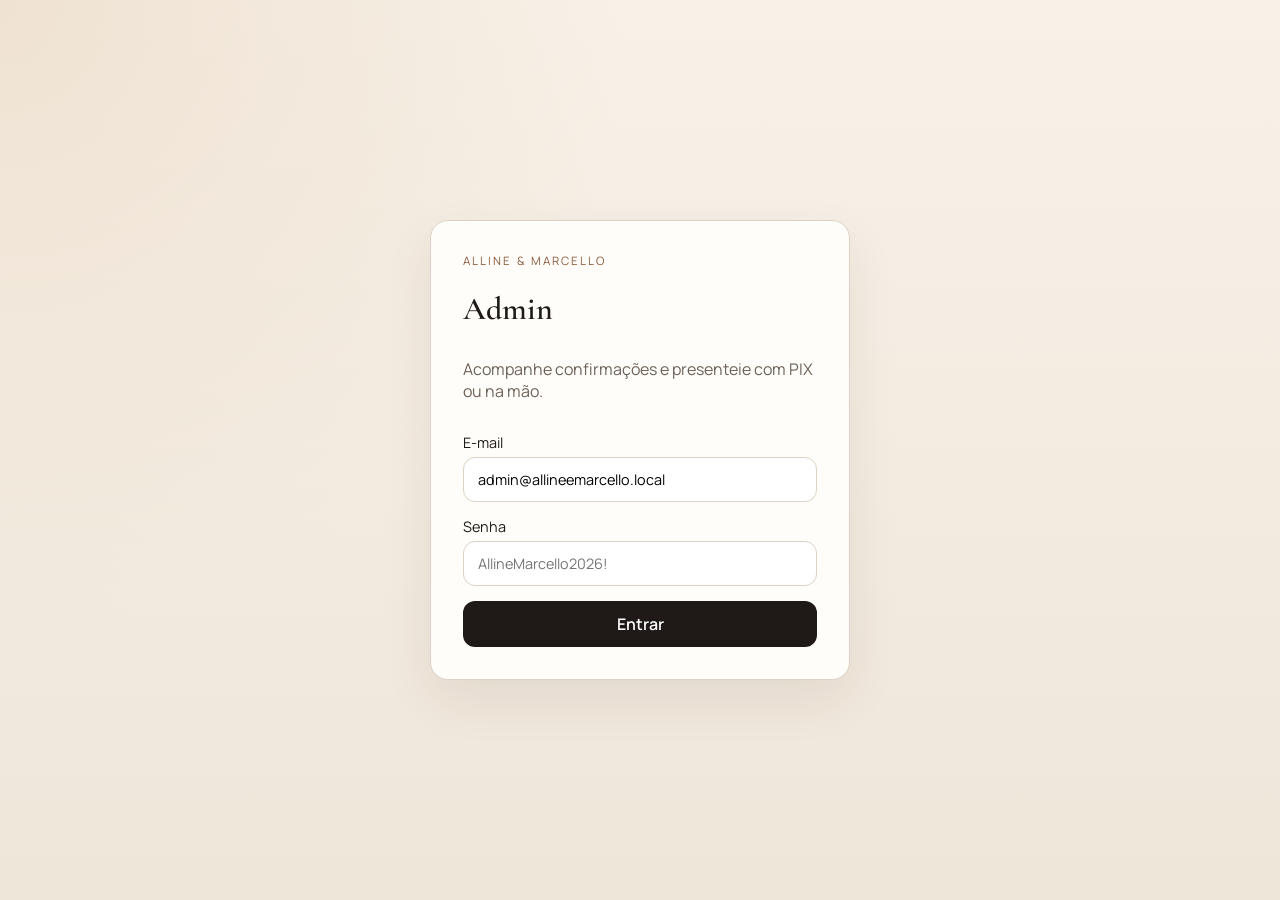
<file: admin/index.html>
<!DOCTYPE html>
<html lang="pt-BR">
<head>
  <meta charset="UTF-8">
  <meta name="viewport" content="width=device-width, initial-scale=1.0">
  <title>Admin · Alline & Marcello</title>
  <link rel="preconnect" href="https://fonts.googleapis.com">
  <link href="https://fonts.googleapis.com/css2?family=Cormorant+Garamond:wght@400;600&family=Manrope:wght@400;500;600;700&display=swap" rel="stylesheet">
  <link rel="stylesheet" href="admin.css">
</head>
<body>
  <div id="loginView" class="login-view is-active">
    <form id="loginForm" class="login-card">
      <p class="eyebrow">Alline & Marcello</p>
      <h1>Admin</h1>
      <p class="muted">Acompanhe confirmações e presenteie com PIX ou na mão.</p>
      <label>E-mail
        <input type="email" id="email" value="admin@allineemarcello.local" required>
      </label>
      <label>Senha
        <input type="password" id="password" required placeholder="AllineMarcello2026!">
      </label>
      <button type="submit">Entrar</button>
      <p id="loginError" class="error" hidden></p>
    </form>
  </div>

  <div id="appView" class="app-view">
    <header class="topbar">
      <div>
        <p class="eyebrow">Painel</p>
        <h1>Alline & Marcello</h1>
      </div>
      <button id="logoutBtn" class="ghost">Sair</button>
    </header>

    <section class="stats" id="stats"></section>

    <nav class="tabs">
      <button data-tab="confirmations" class="active">Confirmações</button>
      <button data-tab="guests">Convidados</button>
      <button data-tab="gifts">Presentes</button>
      <button data-tab="claims">Escolhas</button>
    </nav>

    <section class="panel" data-panel="confirmations">
      <div class="table-wrap">
        <table>
          <thead>
            <tr><th>Nome</th><th>Status</th><th>Quando</th></tr>
          </thead>
          <tbody id="confirmationsBody"></tbody>
        </table>
      </div>
    </section>

    <section class="panel" data-panel="guests" hidden>
      <form id="guestForm" class="inline-form">
        <input type="text" id="guestName" placeholder="Novo convidado" required>
        <button type="submit">Adicionar</button>
      </form>
      <div class="table-wrap">
        <table>
          <thead>
            <tr><th>Nome</th><th>RSVP</th><th></th></tr>
          </thead>
          <tbody id="guestsBody"></tbody>
        </table>
      </div>
    </section>

    <section class="panel" data-panel="gifts" hidden>
      <form id="giftForm" class="gift-form">
        <h2>Novo presente</h2>
        <div class="grid-2">
          <label>Nome<input type="text" id="giftName" required></label>
          <label>Valor (R$)<input type="number" id="giftPrice" min="1" step="0.01" required></label>
          <label>Imagem (caminho)<input type="text" id="giftImage" placeholder="img/sofa.png"></label>
          <label>Quantas pessoas podem presentear?<input type="number" id="giftMax" min="1" value="1" required></label>
        </div>
        <label>Detalhes<textarea id="giftDetails" rows="2"></textarea></label>
        <fieldset class="delivery">
          <legend>Como o convidado presenteia?</legend>
          <label class="radio"><input type="radio" name="delivery_mode" value="pix" checked> PIX (copiar código com valor)</label>
          <label class="radio"><input type="radio" name="delivery_mode" value="mao"> Entregar na mão do casal</label>
        </fieldset>
        <p class="muted">Chave PIX: <strong>marcellol177@gmail.com</strong>. Ao atingir a meta de pessoas, o presente fica cinza e indisponível.</p>
        <button type="submit">Salvar presente</button>
      </form>

      <div id="giftsList" class="gifts-list"></div>
    </section>

    <section class="panel" data-panel="claims" hidden>
      <div class="table-wrap">
        <table>
          <thead>
            <tr><th>Presente</th><th>Convidado</th><th>Modo</th><th>Valor</th><th>Quando</th></tr>
          </thead>
          <tbody id="claimsBody"></tbody>
        </table>
      </div>
    </section>
  </div>

  <div id="pixModal" class="modal" aria-hidden="true">
    <div class="modal-card">
      <button class="close" id="closePix" type="button" aria-label="Fechar">&times;</button>
      <h3 id="pixTitle">PIX</h3>
      <p id="pixAmount" class="pix-amount"></p>
      <p class="muted">Chave: marcellol177@gmail.com</p>
      <textarea id="pixPayload" readonly></textarea>
      <button id="copyPix" type="button">Copiar código PIX</button>
    </div>
  </div>

  <script src="admin.js"></script>
</body>
</html>
</file>
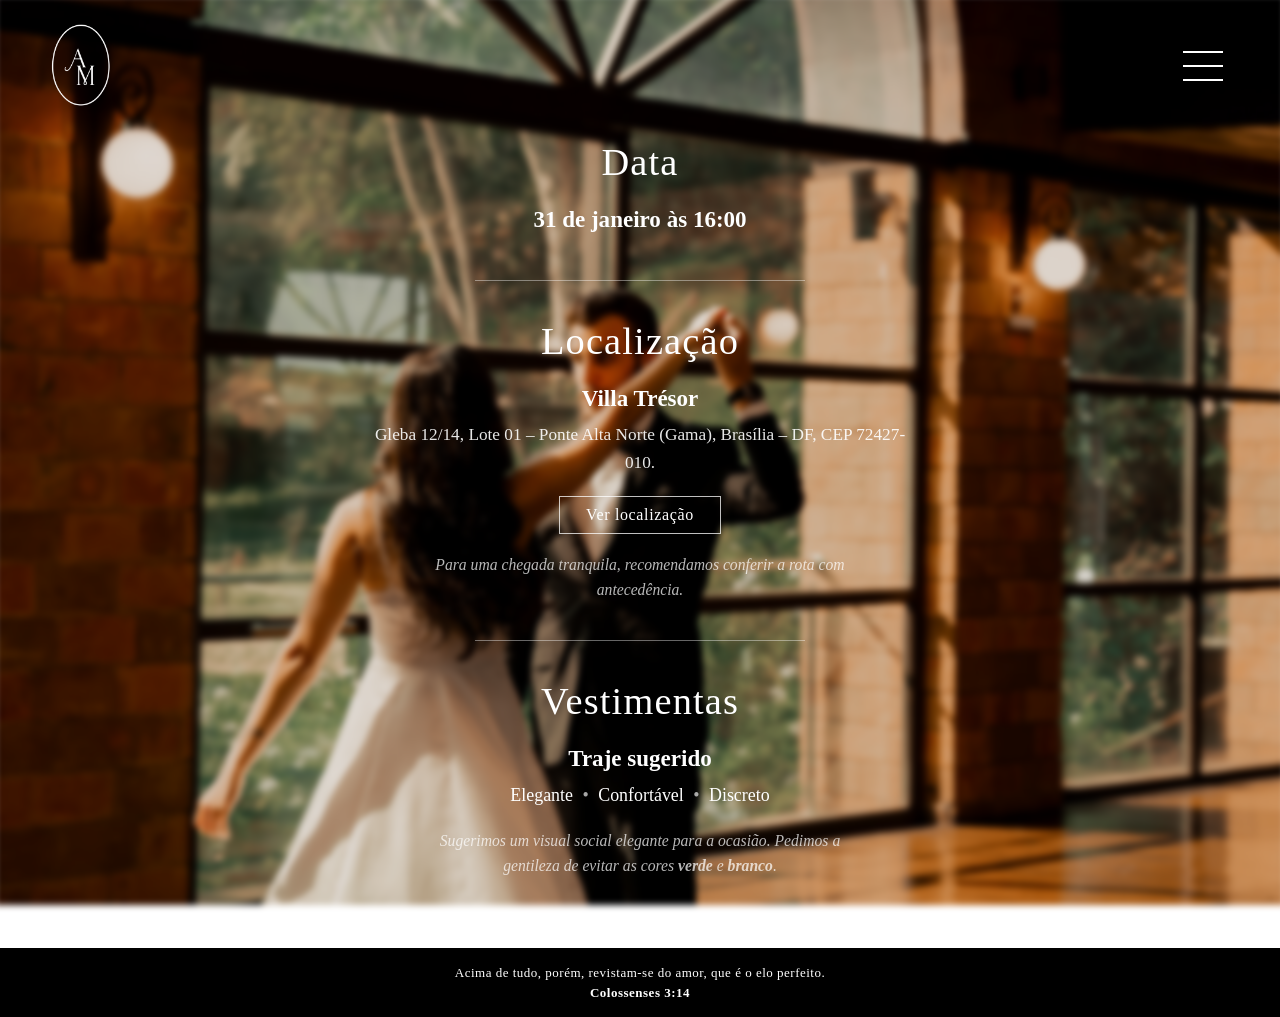
<file: instrucoes/index.html>
<!DOCTYPE html>
<html lang="pt-BR">

<head>
    <meta charset="UTF-8">
    <meta name="viewport" content="width=device-width, initial-scale=1.0">
    <link rel="stylesheet" href="../style.css">
    <link rel="preconnect" href="https://fonts.googleapis.com">
    <link rel="preconnect" href="https://fonts.gstatic.com" crossorigin>
    <link href="https://fonts.googleapis.com/css2?family=Monsieur+La+Doulaise&display=swap" rel="stylesheet">
    <link rel="stylesheet" href="instrucoes.css">

    <title>Dicas e Instruções · Alline e Marcello</title>

</head>

<body>

    <main class="background"></main>
    <nav class="navbar">
        <div class="navbar-logo"><img src="../img/LOGO AM.png" alt="Logo"></div>
        <button class="menu-button" id="menuButton" aria-label="Abrir menu">
            <span></span>
            <span></span>
            <span></span>
        </button>
    </nav>


    <div class="menu-overlay" id="menuOverlay">
        <nav class="menu-sections">
            <a href="../index.html">Início</a>
            <a href="../confirmacao.html">Confirme Presença</a>
            <a href="./">Dicas e instruções</a>
            <a href="../presentes.html">Presentes</a>
        </nav>
    </div>


    <section class="instrucoes-container">

        <!-- DATA -->
        <div class="informacao-section">

            <h2>Data</h2>

            <h3>31 de janeiro às 16:00</h3>

        </div>

        <div class="instrucoes-divider"></div>

        <!-- LOCALIZAÇÃO -->
        <div class="informacao-section">

            <h2>Localização</h2>

            <h3>Villa Trésor</h3>

            <p class="informacao-endereco">
                Gleba 12/14, Lote 01 – Ponte Alta Norte (Gama), Brasília – DF, CEP 72427-010.
            </p>

            <a href="https://www.google.com/maps/search/?api=1&query=Villa+Tr%C3%A9sor+Bras%C3%ADlia"
                target="_blank" rel="noopener noreferrer" class="botao-localizacao">
                Ver localização
            </a>

            <p class="informacao-observacao">
                Para uma chegada tranquila, recomendamos conferir
                a rota com antecedência.
            </p>

        </div>

        <div class="instrucoes-divider"></div>

        <!-- VESTIMENTAS -->
        <div class="informacao-section">

            <h2>Vestimentas</h2>

            <h3>Traje sugerido</h3>

            <p class="informacao-destaque">
                Elegante <span>•</span> Confortável <span>•</span> Discreto
            </p>

            <p class="informacao-observacao">
                Sugerimos um visual social elegante para a ocasião.
                Pedimos a gentileza de evitar as cores <strong>verde</strong> e <strong>branco</strong>.

            </p>

        </div>

    </section>


    <script>
        const menuButton = document.getElementById('menuButton');
        const menuOverlay = document.getElementById('menuOverlay');

        menuButton.addEventListener('click', () => {
            menuOverlay.classList.toggle('active');
        });
    </script>
</body>
    <footer class="rodape">
        <p>Acima de tudo, porém, revistam-se do amor, que é o elo perfeito. <br> <strong>Colossenses 3:14</strong></p>
    </footer>

</html>
</file>
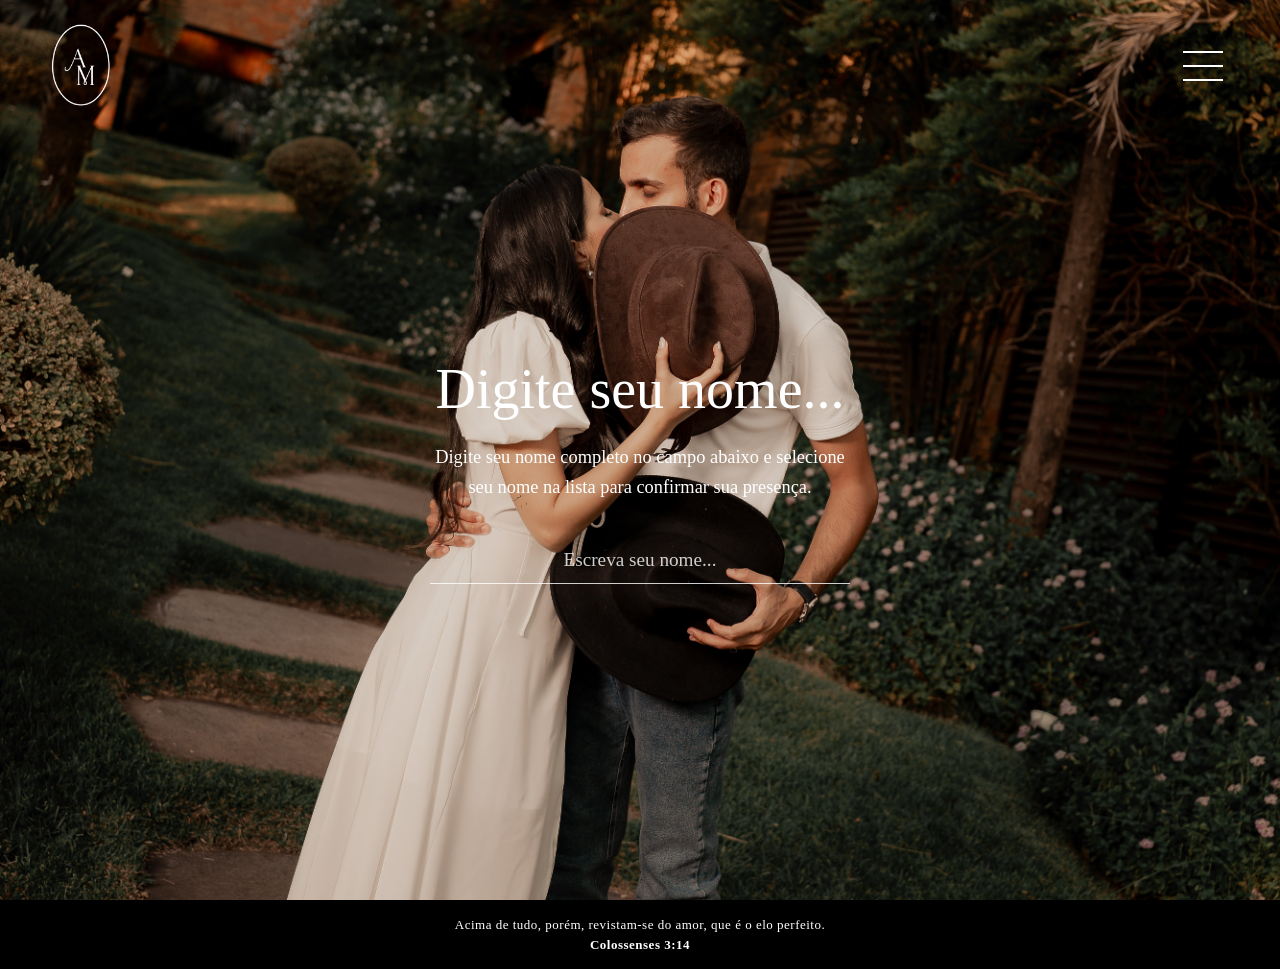
<file: confirmacao.html>
<!DOCTYPE html>
<html lang="pt-BR">

<head>
    <meta charset="UTF-8">
    <meta name="viewport" content="width=device-width, initial-scale=1.0">
    <link rel="stylesheet" href="style.css">
    <link rel="preconnect" href="https://fonts.googleapis.com">
    <link rel="preconnect" href="https://fonts.gstatic.com" crossorigin>
    <link href="https://fonts.googleapis.com/css2?family=Monsieur+La+Doulaise&display=swap" rel="stylesheet">
    <link rel="stylesheet" href="confirmacao.css">
    <title>Confirme presença · Alline e Marcello</title>
</head>

<body>

    <main class="background"></main>
    <nav class="navbar">
        <div class="navbar-logo"><img src="img/LOGO AM.png" alt="Logo"></div>
        <button class="menu-button" id="menuButton" aria-label="Abrir menu">
            <span></span>
            <span></span>
            <span></span>
        </button>
    </nav>


    <div class="menu-overlay" id="menuOverlay">
        <nav class="menu-sections">
            <a href="./index.html">Início</a>
            <a href="./confirmacao.html">Confirme Presença</a>
            <a href="/instrucoes/index.html">Dicas e instruções</a>
            <a href="./presentes.html">Presentes</a>
        </nav>
    </div>


    <main class="confirmacao">
        <h1 class="confirmacao-titulo">
            Digite seu nome<span class="pontos">
                <span>.</span><span>.</span><span>.</span>
            </span>
        </h1>

        <p class="confirmacao-texto">
            Digite seu nome completo no campo abaixo e selecione
            seu nome na lista para confirmar sua presença.
        </p>

        <div class="campo-nome">
            <input type="text" id="nomeConvidado" placeholder="Escreva seu nome..." autocomplete="off">
        </div>
    </main>

    <script>
        const API_BASE = 'api/index.php?r=';

        const menuButton = document.getElementById("menuButton");
        const menuOverlay = document.getElementById("menuOverlay");

        menuButton.addEventListener("click", () => {
            menuButton.classList.toggle("active");
            menuOverlay.classList.toggle("active");
        });

        const campoNome = document.getElementById("nomeConvidado");
        const campoNomeContainer = document.querySelector(".campo-nome");
        let selectedGuest = null;
        let searchAbort = null;

        if (campoNome && campoNomeContainer) {
            const listaSugestoes = document.createElement("div");
            listaSugestoes.className = "lista-sugestoes";
            listaSugestoes.id = "listaSugestoes";
            campoNomeContainer.insertAdjacentElement("afterend", listaSugestoes);

            const areaConfirmacao = document.createElement("div");
            areaConfirmacao.className = "area-resposta";
            areaConfirmacao.id = "areaResposta";
            areaConfirmacao.hidden = true;
            listaSugestoes.insertAdjacentElement("afterend", areaConfirmacao);

            const feedback = document.createElement("p");
            feedback.className = "confirmacao-texto";
            feedback.id = "feedbackBusca";
            feedback.style.display = "none";
            areaConfirmacao.insertAdjacentElement("beforebegin", feedback);

            campoNome.addEventListener("input", () => {
                const pesquisa = campoNome.value.trim();
                listaSugestoes.innerHTML = "";
                listaSugestoes.style.display = "none";
                areaConfirmacao.hidden = true;
                selectedGuest = null;
                feedback.style.display = "none";

                if (!pesquisa) return;

                if (searchAbort) searchAbort.abort();
                searchAbort = new AbortController();

                fetch(`${API_BASE}guests/search&term=${encodeURIComponent(pesquisa)}`, {
                    signal: searchAbort.signal
                })
                    .then(r => r.json())
                    .then(resultados => {
                        if (!Array.isArray(resultados) || resultados.length === 0) {
                            feedback.textContent = "Seu nome não está na lista. Fale com os noivos.";
                            feedback.style.display = "block";
                            return;
                        }

                        listaSugestoes.style.display = "block";
                        resultados.forEach(guest => {
                            const opcao = document.createElement("button");
                            opcao.type = "button";
                            opcao.className = "opcao-convidado";
                            opcao.textContent = guest.name + (guest.already_confirmed ? " (já respondeu)" : "");
                            opcao.addEventListener("click", () => selecionarConvidado(guest));
                            listaSugestoes.appendChild(opcao);
                        });
                    })
                    .catch(err => {
                        if (err.name === "AbortError") return;
                        feedback.textContent = "Erro ao buscar nomes. Tente novamente.";
                        feedback.style.display = "block";
                    });
            });

            function selecionarConvidado(guest) {
                selectedGuest = guest;
                campoNome.value = guest.name;

                document.querySelector(".confirmacao-titulo").style.display = "none";
                document.querySelector(".confirmacao-texto").style.display = "none";
                campoNomeContainer.style.display = "none";
                feedback.style.display = "none";

                listaSugestoes.style.display = "none";
                listaSugestoes.innerHTML = "";

                areaConfirmacao.hidden = false;
                areaConfirmacao.innerHTML = "";

                const titulo = document.createElement("h2");
                titulo.textContent = `Olá, ${guest.name}!`;

                const mensagem = document.createElement("p");
                mensagem.textContent = "Você confirma sua presença no casamento?";

                const botoes = document.createElement("div");
                botoes.className = "botoes-resposta";

                const botaoSim = document.createElement("button");
                botaoSim.type = "button";
                botaoSim.textContent = "Sim, estarei presente";

                const botaoNao = document.createElement("button");
                botaoNao.type = "button";
                botaoNao.textContent = "Não poderei comparecer";

                botaoSim.addEventListener("click", () => enviarConfirmacao("confirmed"));
                botaoNao.addEventListener("click", () => enviarConfirmacao("declined"));

                botoes.append(botaoSim, botaoNao);
                areaConfirmacao.append(titulo, mensagem, botoes);
            }

            async function enviarConfirmacao(status) {
                if (!selectedGuest) return;
                try {
                    const res = await fetch(`${API_BASE}confirmations`, {
                        method: "POST",
                        headers: { "Content-Type": "application/json" },
                        body: JSON.stringify({ guest_name: selectedGuest.name, status })
                    });
                    const data = await res.json();
                    if (!res.ok) {
                        alert(data.message || "Não foi possível confirmar agora.");
                        return;
                    }
                    if (status === "confirmed") {
                        mostrarMensagem(
                            `Que alegria, ${selectedGuest.name}!`,
                            "Sua presença será muito especial para nós. Estamos esperando você!"
                        );
                    } else {
                        mostrarMensagem(
                            `Obrigado por nos avisar, ${selectedGuest.name}.`,
                            "Sentiremos sua falta e agradecemos por nos informar."
                        );
                    }
                } catch {
                    alert("Erro de conexão com o servidor.");
                }
            }

            function mostrarMensagem(tituloTexto, mensagemTexto) {
                areaConfirmacao.innerHTML = "";

                const titulo = document.createElement("h2");
                titulo.textContent = tituloTexto;

                const mensagem = document.createElement("p");
                mensagem.textContent = mensagemTexto;

                const botoes = document.createElement("div");
                botoes.className = "botoes-finais";

                const botaoPresente = document.createElement("a");
                botaoPresente.href = "presentes.html";
                botaoPresente.textContent = "Escolher presente";
                botaoPresente.className = "botao-inicio";

                const botaoInicio = document.createElement("a");
                botaoInicio.href = "index.html";
                botaoInicio.textContent = "Voltar para o início";
                botaoInicio.className = "botao-inicio";

                botoes.append(botaoPresente, botaoInicio);
                areaConfirmacao.append(titulo, mensagem, botoes);
            }
        }
    </script>
</body>
<footer class="rodape">
    <p>Acima de tudo, porém, revistam-se do amor, que é o elo perfeito. <br> <strong>Colossenses 3:14</strong></p>
</footer>

</html>
</file>
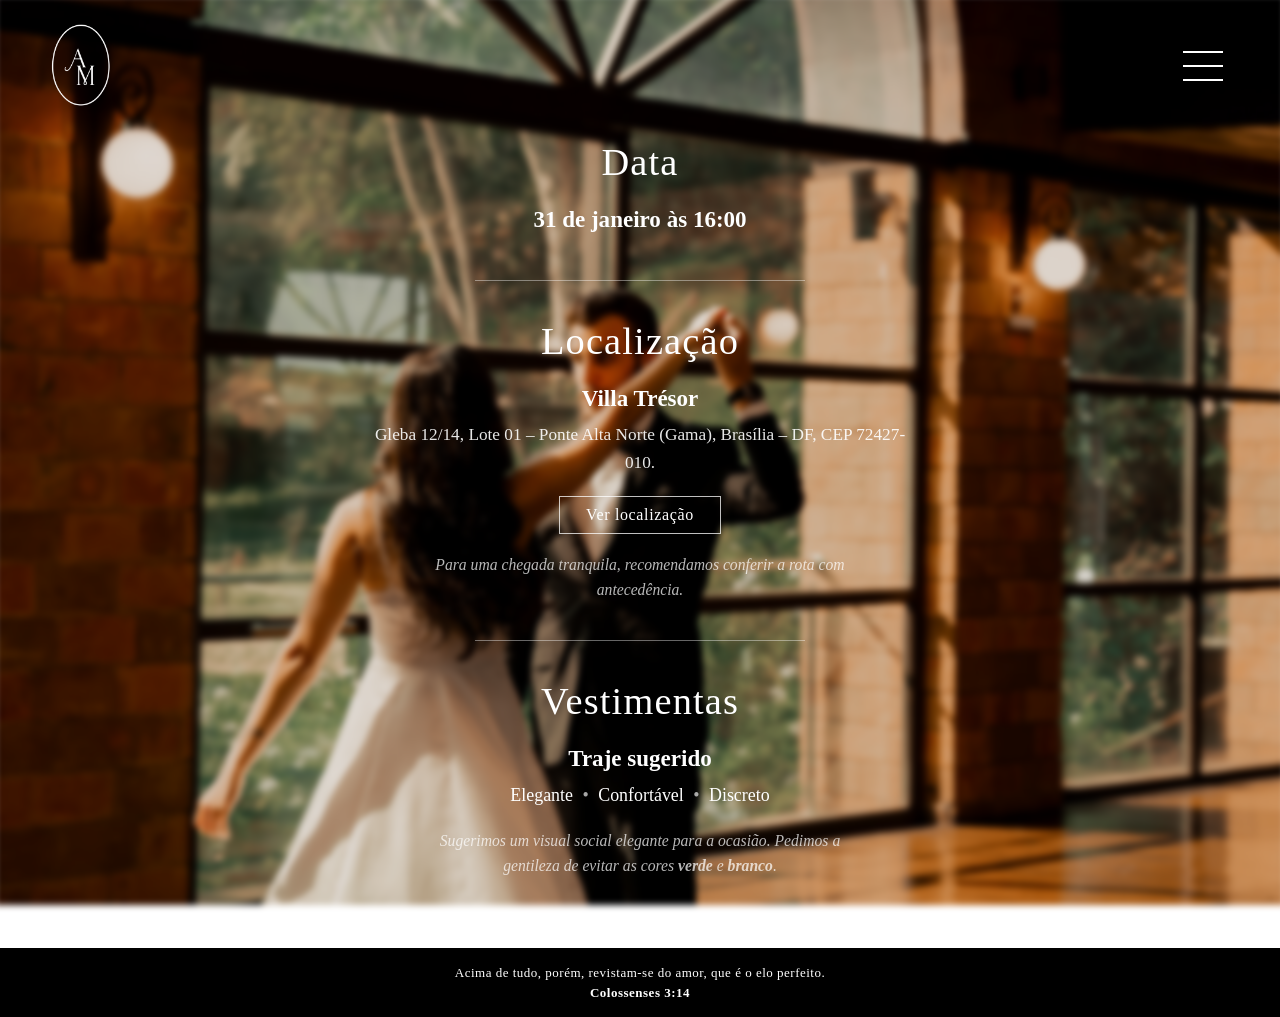
<file: dicas.html>
<!DOCTYPE html>
<html lang="pt-BR"><head>
<meta charset="UTF-8">
<meta http-equiv="refresh" content="0; url=/instrucoes/">
<title>Redirecionando…</title>
<script>location.replace('/instrucoes/');</script>
</head><body><p><a href="/instrucoes/">Abrir dicas e instruções</a></p></body></html>
</file>
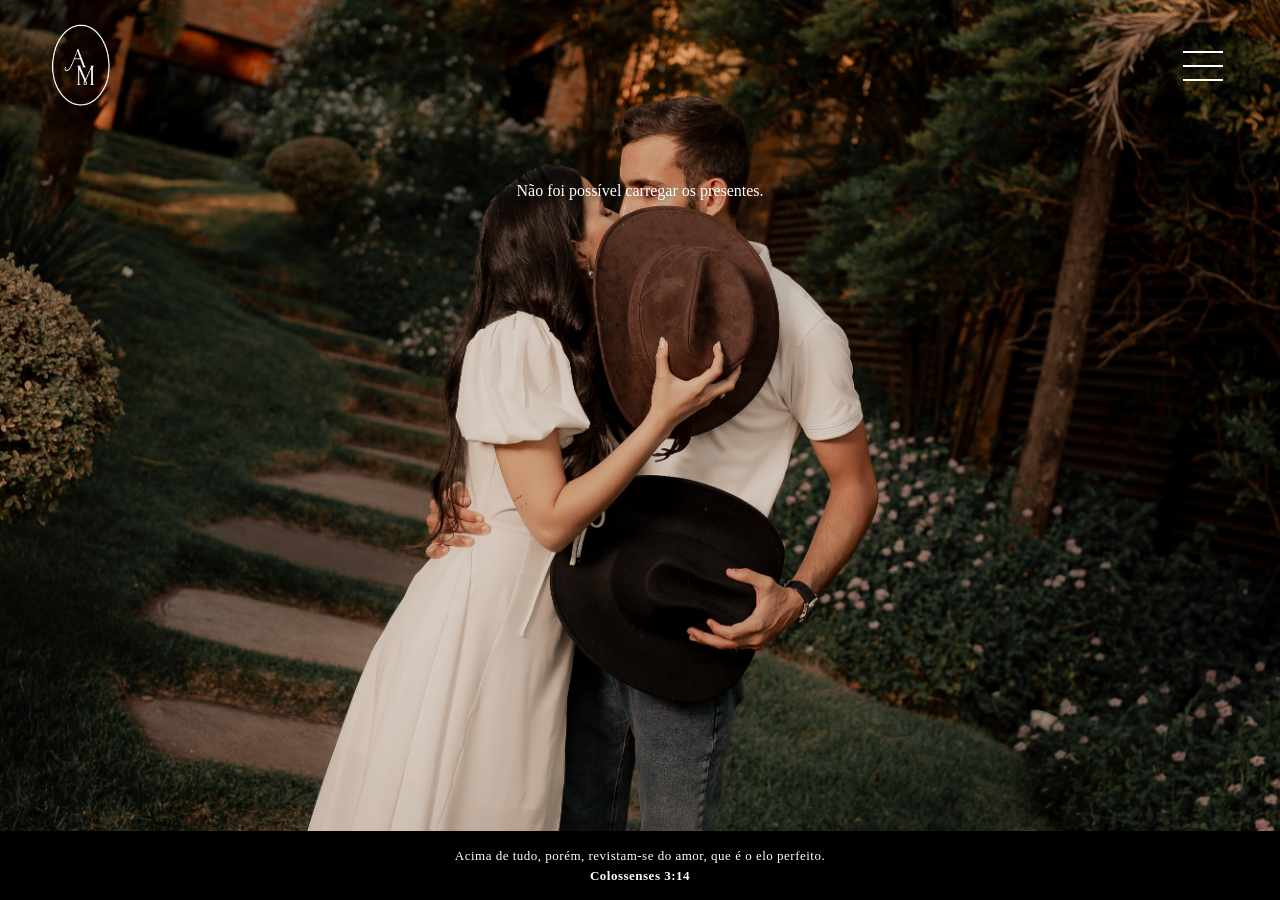
<file: presentes.html>
<!DOCTYPE html>
<html lang="pt-BR">

<head>
    <meta charset="UTF-8">
    <meta name="viewport" content="width=device-width, initial-scale=1.0">
    <link rel="stylesheet" href="style.css">
    <link rel="preconnect" href="https://fonts.googleapis.com">
    <link rel="preconnect" href="https://fonts.gstatic.com" crossorigin>
    <link href="https://fonts.googleapis.com/css2?family=Monsieur+La+Doulaise&display=swap" rel="stylesheet">
    <link rel="stylesheet" href="presentes.css">
    <title>Presentes · Alline e Marcello</title>
</head>

<body>

    <main class="background"></main>
    <nav class="navbar">
        <div class="navbar-logo"><img src="img/LOGO AM.png" alt="Logo"></div>
        <button class="menu-button" id="menuButton" aria-label="Abrir menu">
            <span></span>
            <span></span>
            <span></span>
        </button>
    </nav>


    <div class="menu-overlay" id="menuOverlay">
        <nav class="menu-sections">
            <a href="./index.html">Início</a>
            <a href="./confirmacao.html">Confirme Presença</a>
            <a href="/instrucoes/index.html">Dicas e instruções</a>
            <a href="./presentes.html">Presentes</a>
        </nav>
    </div>

    <div class="presentes-grid" id="presentesGrid">
        <p class="presentes-loading">Carregando presentes...</p>
    </div>

    <div class="presente-modal" id="presenteModal" aria-hidden="true">
        <div class="presente-modal-card">
            <button type="button" class="presente-modal-close" id="fecharModal" aria-label="Fechar">&times;</button>
            <img id="modalImg" alt="">
            <h3 id="modalNome"></h3>
            <p class="presente-valor" id="modalValor"></p>
            <p id="modalVagas" class="modal-vagas"></p>
            <p id="modalDetalhes"></p>
            <div id="modalModo"></div>

            <div id="modalMao" class="modal-mao" hidden>
                <p>Este presente será entregue <strong>na mão do casal</strong> no dia da celebração.</p>
            </div>

            <button type="button" id="escolherPresente" class="presente-botao">Presentear com este</button>

            <div id="modalPix" class="modal-pix" hidden>
                <p class="pix-ok">Presente reservado! Copie o PIX com o valor certinho:</p>
                <p class="pix-key">Chave: <strong>marcellol177@gmail.com</strong></p>
                <p class="pix-amount-label" id="modalPixValor"></p>
                <textarea id="modalPayload" readonly></textarea>
                <button type="button" id="copiarPix" class="presente-botao">Copiar código PIX</button>
            </div>

            <div id="modalObrigado" class="modal-mao" hidden>
                <p>Obrigado! Seu presente foi registrado.</p>
            </div>
        </div>
    </div>

    <script>
        const API_BASE = 'api/index.php?r=';
        const menuButton = document.getElementById('menuButton');
        const menuOverlay = document.getElementById('menuOverlay');
        const grid = document.getElementById('presentesGrid');
        const modal = document.getElementById('presenteModal');
        let currentGift = null;

        function closeModal() {
            modal.classList.remove('is-open');
            modal.setAttribute('aria-hidden', 'true');
            currentGift = null;
        }

        function showModal() {
            modal.classList.add('is-open');
            modal.setAttribute('aria-hidden', 'false');
        }

        menuButton.addEventListener('click', () => {
            menuOverlay.classList.toggle('active');
        });

        function money(v) {
            return Number(v).toLocaleString('pt-BR', { style: 'currency', currency: 'BRL' });
        }

        async function loadGifts() {
            try {
                const gifts = await fetch(API_BASE + 'gifts').then(r => r.json());
                if (!Array.isArray(gifts) || !gifts.length) {
                    grid.innerHTML = '<p class="presentes-loading">Nenhum presente disponível no momento.</p>';
                    return;
                }
                grid.innerHTML = gifts.map(g => `
                    <div class="presente-card ${g.is_full ? 'esgotado' : ''}">
                        <img src="${g.image || ''}" alt="${g.name}">
                        <h3>${g.name}</h3>
                        <p class="presente-valor">${money(g.price)}</p>
                        <p class="presente-modo">${g.delivery_mode === 'mao' ? 'Entrega na mão' : 'Via PIX'}</p>
                        <button type="button" class="presente-botao" data-id="${g.id}" ${g.is_full ? 'disabled' : ''}>
                            ${g.is_full ? 'Esgotado' : 'Ver detalhes'}
                        </button>
                    </div>`).join('');
            } catch {
                grid.innerHTML = '<p class="presentes-loading">Não foi possível carregar os presentes.</p>';
            }
        }

        grid.addEventListener('click', async (e) => {
            const btn = e.target.closest('[data-id]');
            if (!btn || btn.disabled) return;
            const gifts = await fetch(API_BASE + 'gifts').then(r => r.json());
            currentGift = gifts.find(g => String(g.id) === btn.dataset.id);
            if (!currentGift || currentGift.is_full) return;
            openModal(currentGift);
        });

        function openModal(gift) {
            document.getElementById('modalImg').src = gift.image || '';
            document.getElementById('modalNome').textContent = gift.name;
            document.getElementById('modalValor').textContent = money(gift.price);
            document.getElementById('modalDetalhes').textContent = gift.details || '';
            document.getElementById('modalVagas').textContent = '';
            document.getElementById('modalModo').textContent =
                gift.delivery_mode === 'mao' ? 'Entrega na mão do casal' : 'Presente via PIX';

            document.getElementById('modalPix').hidden = true;
            document.getElementById('modalObrigado').hidden = true;
            document.getElementById('modalPayload').value = '';
            document.getElementById('escolherPresente').hidden = false;
            document.getElementById('modalMao').hidden = gift.delivery_mode !== 'mao';

            showModal();
        }

        document.getElementById('fecharModal').onclick = closeModal;
        modal.addEventListener('click', (e) => { if (e.target === modal) closeModal(); });
        document.addEventListener('keydown', (e) => {
            if (e.key === 'Escape') closeModal();
        });

        document.getElementById('copiarPix').onclick = async () => {
            const text = document.getElementById('modalPayload').value;
            if (!text) return;
            await navigator.clipboard.writeText(text);
            const btn = document.getElementById('copiarPix');
            btn.textContent = 'Copiado!';
            setTimeout(() => { btn.textContent = 'Copiar código PIX'; }, 1500);
        };

        document.getElementById('escolherPresente').onclick = async () => {
            if (!currentGift) return;
            const guest_name = (prompt('Seu nome (para o casal saber quem presentou):') || '').trim();
            if (!guest_name) {
                alert('Informe seu nome para continuar.');
                return;
            }

            const btn = document.getElementById('escolherPresente');
            btn.disabled = true;
            btn.textContent = 'Reservando...';

            try {
                const res = await fetch(API_BASE + 'gifts/' + currentGift.id + '/claim', {
                    method: 'POST',
                    headers: { 'Content-Type': 'application/json' },
                    body: JSON.stringify({ guest_name })
                });
                const data = await res.json();
                if (!res.ok) {
                    alert(data.message || 'Não foi possível registrar.');
                    btn.disabled = false;
                    btn.textContent = 'Presentear com este';
                    return;
                }

                btn.hidden = true;
                document.getElementById('modalMao').hidden = true;

                if (currentGift.delivery_mode === 'pix') {
                    const pix = await fetch(API_BASE + 'gifts/' + currentGift.id + '/pix').then(r => r.json());
                    document.getElementById('modalPixValor').textContent = pix.amount_label || money(currentGift.price);
                    document.getElementById('modalPayload').value = pix.payload || '';
                    document.getElementById('modalPix').hidden = false;
                } else {
                    document.getElementById('modalObrigado').hidden = false;
                }

                loadGifts();
            } catch {
                alert('Erro de conexão.');
                btn.disabled = false;
                btn.textContent = 'Presentear com este';
            }
        };

        closeModal();
        loadGifts();
    </script>
</body>
<footer class="rodape">
    <p>Acima de tudo, porém, revistam-se do amor, que é o elo perfeito. <br> <strong>Colossenses 3:14</strong></p>
</footer>

</html>
</file>
<file: admin/admin.css>
:root {
  --bg: #f3eee6;
  --ink: #1f1a17;
  --muted: #6d6258;
  --line: #ddd2c4;
  --card: #fffdf9;
  --accent: #8b5a3c;
  --ok: #2f6b4f;
  --no: #8a3b3b;
  --pending: #8a6a2f;
}

* { box-sizing: border-box; }
body {
  margin: 0;
  font-family: Manrope, sans-serif;
  color: var(--ink);
  background:
    radial-gradient(circle at top left, #efe2d2, transparent 40%),
    linear-gradient(180deg, #f7f1e8, #efe6da);
  min-height: 100vh;
}

h1, h2, h3 { font-family: "Cormorant Garamond", serif; font-weight: 600; margin: 0; }
.eyebrow { letter-spacing: .18em; text-transform: uppercase; font-size: .72rem; color: var(--accent); margin: 0 0 .4rem; }
.muted { color: var(--muted); }
.error { color: var(--no); }

.login-view {
  display: none;
  min-height: 100vh;
  place-items: center;
  padding: 1.5rem;
}
.login-view.is-active {
  display: grid;
}
.login-card, .panel, .gift-form, .gift-card, .modal-card {
  background: var(--card);
  border: 1px solid var(--line);
  border-radius: 18px;
}
.login-card {
  width: min(420px, 100%);
  padding: 2rem;
  display: grid;
  gap: .9rem;
  box-shadow: 0 20px 50px rgba(60,40,20,.08);
}
label { display: grid; gap: .35rem; font-size: .9rem; }
input, textarea, button, select {
  font: inherit;
  border-radius: 12px;
  border: 1px solid var(--line);
  padding: .75rem .9rem;
  background: #fff;
}
button {
  background: var(--ink);
  color: #fff;
  border: none;
  cursor: pointer;
  font-weight: 600;
}
button.ghost { background: transparent; color: var(--ink); border: 1px solid var(--line); }
button.small { padding: .45rem .7rem; font-size: .85rem; }
button.danger { background: var(--no); }

.app-view {
  display: none;
  width: min(1100px, calc(100% - 2rem));
  margin: 0 auto;
  padding: 1.5rem 0 3rem;
}
.app-view.is-active {
  display: block;
}
.topbar { display: flex; justify-content: space-between; align-items: end; gap: 1rem; margin-bottom: 1.25rem; }

.stats {
  display: grid;
  grid-template-columns: repeat(auto-fit, minmax(140px, 1fr));
  gap: .8rem;
  margin-bottom: 1.2rem;
}
.stat {
  background: var(--card);
  border: 1px solid var(--line);
  border-radius: 16px;
  padding: 1rem;
}
.stat strong { display: block; font-size: 1.6rem; font-family: "Cormorant Garamond", serif; }

.tabs {
  display: flex;
  flex-wrap: wrap;
  gap: .5rem;
  margin-bottom: 1rem;
}
.tabs button {
  background: transparent;
  color: var(--ink);
  border: 1px solid var(--line);
}
.tabs button.active { background: var(--ink); color: #fff; }

.panel { padding: 1rem; }
.table-wrap { overflow: auto; }
table { width: 100%; border-collapse: collapse; }
th, td { text-align: left; padding: .75rem .5rem; border-bottom: 1px solid var(--line); font-size: .92rem; }
th { color: var(--muted); font-weight: 600; font-size: .78rem; text-transform: uppercase; letter-spacing: .06em; }

.badge {
  display: inline-block;
  padding: .2rem .55rem;
  border-radius: 999px;
  font-size: .75rem;
  font-weight: 700;
}
.badge.confirmed { background: #e5f3ea; color: var(--ok); }
.badge.declined { background: #f8e6e6; color: var(--no); }
.badge.pending { background: #f4ecd8; color: var(--pending); }
.badge.pix { background: #e8eef8; color: #2f4f8b; }
.badge.mao { background: #efe8df; color: #6a4a2f; }

.inline-form { display: flex; gap: .6rem; margin-bottom: 1rem; }
.inline-form input { flex: 1; }

.gift-form { padding: 1.1rem; margin-bottom: 1rem; display: grid; gap: .8rem; }
.grid-2 { display: grid; grid-template-columns: repeat(2, minmax(0, 1fr)); gap: .8rem; }
.delivery {
  border: 1px dashed var(--line);
  border-radius: 14px;
  padding: .8rem 1rem;
}
.radio { display: flex; align-items: center; gap: .55rem; margin: .35rem 0; }

.gifts-list { display: grid; gap: .8rem; }
.gift-card {
  padding: 1rem;
  display: grid;
  grid-template-columns: 88px 1fr auto;
  gap: 1rem;
  align-items: center;
}
.gift-card img {
  width: 88px; height: 88px; object-fit: cover; border-radius: 12px; background: #eee;
}
.gift-actions { display: flex; flex-direction: column; gap: .4rem; }
.gift-card.gift-full {
  filter: grayscale(.85);
  opacity: .7;
}

.modal {
  position: fixed; inset: 0; background: rgba(20,14,10,.55);
  display: none; place-items: center; padding: 1rem; z-index: 50;
}
.modal.is-open {
  display: grid;
}
.modal-card {
  width: min(420px, 100%);
  padding: 1.4rem;
  text-align: center;
  position: relative;
}
.modal-card .close {
  position: absolute; top: .5rem; right: .6rem;
  background: transparent; color: var(--ink); font-size: 1.4rem; padding: .2rem .5rem;
}
.pix-qr {
  display: block;
  margin: 1rem auto;
  width: 220px;
  height: 220px;
  background: #fff;
  border-radius: 8px;
}
.pix-amount { font-size: 1.4rem; font-family: "Cormorant Garamond", serif; }
#pixPayload { width: 100%; min-height: 90px; font-size: .75rem; margin: .6rem 0; }

@media (max-width: 720px) {
  .grid-2 { grid-template-columns: 1fr; }
  .gift-card { grid-template-columns: 72px 1fr; }
  .gift-actions { grid-column: 1 / -1; flex-direction: row; flex-wrap: wrap; }
}
</file>
<file: style.css>
/* ========================================
   RESET
======================================== */

*,
*::before,
*::after {
    box-sizing: border-box;
    margin: 0;
    padding: 0;
}

html,
body {
    width: 100%;
    min-height: 100%;
}

body {
    min-height: 100vh;
    overflow-x: hidden;
    overflow-y: auto;
}


.background {
    position: fixed;
    inset: 0;
    width: 100%;
    height: 100%;
    z-index: -1;
    overflow: hidden;
    background: #1a1a1a;
}

.background-video {
    position: absolute;
    inset: 0;
    width: 100%;
    height: 100%;
    object-fit: cover;
    object-position: center center;
    display: block;
    pointer-events: none;
    /* Esconde o botão de play nativo do iPhone/Safari */
    -webkit-appearance: none;
}

.background-video::-webkit-media-controls {
    display: none !important;
    -webkit-appearance: none;
}

.background-video::-webkit-media-controls-start-playback-button {
    display: none !important;
    -webkit-appearance: none;
}

.background-video::-webkit-media-controls-enclosure {
    display: none !important;
}
























.navbar {
    position: fixed;
    top: 0;
    left: 0;
    width: 100%;

    padding: clamp(1rem, 2vw, 1.5rem) clamp(1.25rem, 4vw, 4rem);

    display: flex;
    align-items: center;
    justify-content: space-between;

    z-index: 2000;

    background: transparent;
}

.navbar-logo {
    --logo-size: 180px;
    width: clamp(100px,
            12vw,
            var(--logo-size));
    display: flex;
    align-items: center;
    justify-content: flex-start;
    flex-shrink: 0;
    transform: translate(0px, 0px);
}

.navbar-logo img {
    width: 60px;
    height: auto;
    display: block;
    object-fit: contain;
}

/* ========================================
   BOTÃO HAMBURGER
======================================== */

.menu-button {
    width: clamp(42px, 4vw, 52px);
    height: clamp(42px, 4vw, 52px);
    padding: 0;
    display: flex;
    flex-direction: column;
    justify-content: center;
    align-items: center;
    gap: 12px;
    border: none;
    background: transparent;
    cursor: pointer;
    z-index: 30000;
}


.menu-button span {
    display: block;
    width: 40px;
    height: 2px;
    background: #fff;
    transition:
        transform 0.3s ease,
        opacity 0.3s ease;
}


/* ========================================
   MENU OVERLAY
======================================== */

.menu-overlay {
    position: fixed;

    inset: 0;

    width: 100%;
    height: 100dvh;

    display: flex;
    align-items: center;
    justify-content: center;

    background: rgba(0, 0, 0, 0.35);

    backdrop-filter: blur(18px);
    -webkit-backdrop-filter: blur(18px);

    opacity: 0;
    visibility: hidden;

    pointer-events: none;

    transition:
        opacity 0.35s ease,
        visibility 0.35s ease;

    z-index: 900;
}


/* ========================================
   MENU ABERTO
======================================== */

.menu-overlay.active {
    opacity: 1;
    visibility: visible;

    pointer-events: auto;
}


/* ========================================
   SEÇÕES
======================================== */

.menu-sections {
    display: flex;
    flex-direction: column;
    align-items: center;
    justify-content: center;
    gap: 1.5rem;
    text-align: center;
}

.menu-sections a {
    font-family: 'Cormorant Garamond', serif;
    font-size: 1rem;
    font-weight: 300;
    letter-spacing: 0.06em;
    line-height: 1.3;
    color: #fff;
    text-decoration: none;
    opacity: 1;
    transform: none;
    transition: none;
}

.menu-sections a:hover {
    font-family: 'Monsieur La Doulaise', cursive;
    transition: none;
    transform: none;
    opacity: 1;
}

@media (max-width: 600px) {
    .menu-sections {
        gap: 1.2rem;
    }

    .menu-sections a {
        font-size: 1.2rem;
    }
}

/* ========================================
   HAMBURGER → X
======================================== */

.menu-button.active span:nth-child(1) {
    transform: translateY(5px) rotate(45deg);
}

.menu-button.active span:nth-child(2) {
    opacity: 0;
}

.menu-button.active span:nth-child(3) {
    transform: translateY(-22px) rotate(-45deg);
}


/* ========================================
   MOBILE
======================================== */

@media (max-width: 600px) {

    .navbar {
        padding:
            1rem 1.25rem;
    }

.menu-sections a {
    font-size: clamp(1.9rem, 8vw, 1.9rem);
}
}




























.home {
    position: relative;
    width: 100%;
    min-height: 100svh;
    min-height: 100dvh;
    display: flex;
    align-items: center;
    justify-content: center;
    padding: 2rem;
}

.home-content {
    display: flex;
    flex-direction: column;
    align-items: center;
    text-align: center;
    color: #fff;
}

.home-content h1 {
    margin: 0;
    font-size: clamp(2.5rem, 7vw, 6rem);
    font-weight: 400;
    line-height: 1.1;
}

.home-line {
    width: clamp(50px, 8vw, 100px);
    height: 1px;
    margin: clamp(1rem, 2vw, 1.5rem) 0;
    background: rgba(255, 255, 255, 0.8);
}

.home-content p {
    margin: 0;
    font-size: clamp(0.75rem, 1.5vw, 1rem);
    font-weight: 400;
    letter-spacing: clamp(0.15em, 0.5vw, 0.3em);
    color: rgba(255, 255, 255, 0.9);
}


.home-phrase {
    margin-top: clamp(0.8rem, 1.5vw, 1.2rem);
    font-size: clamp(0.8rem, 1.5vw, 1rem);
    font-weight: 300;
    line-height: 1.5;
    letter-spacing: 0.08em;
    color: rgba(255, 255, 255, 0.8);
    text-align: center;
}









































































.section-sobre {
    width: 100%;
    height: auto;
    min-height: 60dvh;
    background: linear-gradient(to bottom,
            #e0dfe1 0%,
            #e9e9ea 100%);
    position: relative;
    display: flex;
    align-items: center;
    justify-content: center;
    padding: 3rem 2rem;
}

.save-date-content {
    width: 100%;
    max-width: 900px;
    display: flex;
    flex-direction: column;
    align-items: center;
    text-align: center;
    color: #222;
    gap: 0;
}



.save-date-content h2 {
    margin: 0;
    font-size: clamp(3rem, 8vw, 7rem);
    font-weight: 300;
    letter-spacing: 0.08em;
    line-height: 1;
    color: #222;
}



.save-date-verse {
    margin-top: 1.5rem;
    margin-bottom: 0.5rem;
    max-width: 500px;
    font-family: Georgia, serif;
    font-size: clamp(0.9rem, 1.5vw, 1.1rem);
    font-weight: 400;
    font-style: italic;
    line-height: 1.7;
    color: #555;
}

.verse-reference {
    font-size: 0.7rem;
    letter-spacing: 0.18em;
    text-transform: uppercase;
    color: #999;
}


/* LINHA */

.save-date-line {
    width: 55px;
    height: 1px;
    margin: 2.2rem 0;
    background: #222;
    margin: 1.2rem 0;
}


/* DATA */

.wedding-date {
    margin: 0;
    font-size: clamp(1.3rem, 2.5vw, 2rem);
    font-weight: 400;
    letter-spacing: 0.25em;
}



/* CONTAGEM */

.countdown {
    display: flex;
    align-items: center;
    justify-content: center;
    gap: clamp(1.5rem, 5vw, 4rem);
    margin-top: 1.5rem;
}

.countdown-item {
    display: flex;
    flex-direction: column;
    align-items: center;
    min-width: 65px;
}

.countdown-item span {
    font-size: clamp(1.7rem, 3vw, 2.5rem);
    font-weight: 300;
    letter-spacing: 0.05em;
}

.countdown-item small {
    margin-top: 0.5rem;
    font-size: 0.55rem;
    letter-spacing: 0.12em;
    color: #999;
}


/* BOTÃO */

.confirm-button {
    display: inline-flex;
    align-items: center;
    justify-content: center;
    margin-top: 1.5rem;
    border-radius: 30px;
    min-width: 210px;
    height: 48px;
    padding: 0 2rem;
    border: 1px solid #222;
    color: #222;
    text-decoration: none;
    font-size: 0.65rem;
    letter-spacing: 0.2em;
    transition:
        background 0.3s ease,
        color 0.3s ease;
}

.confirm-button:hover {
    background: #222;
    color: #fff;
}


/* MOBILE */

@media (max-width: 600px) {

    .section-sobre {
        min-height: 60dvh;
        height: auto;
        padding: 3rem 1.25rem;
        display: flex;
        align-items: center;
        justify-content: center;
    }

    .save-date-content h2 {
        font-size: clamp(2rem, 9vw, 3rem);
        line-height: 1.1;
    }

    .save-date-verse {
        margin-top: 1.25rem;
        font-size: 0.85rem;
        line-height: 1.5;
    }

    .save-date-line {
        margin: 1rem 0;
    }

    .wedding-date {
        font-size: clamp(1rem, 4vw, 1.4rem);
        letter-spacing: 0.15em;
    }

    .countdown {
        gap: clamp(0.5rem, 3vw, 1rem);
        margin-top: 1.5rem;
    }

    .countdown-item {
        min-width: 0;
        flex: 1;
    }

    .countdown-item span {
        font-size: clamp(1.2rem, 5vw, 1.5rem);
    }

    .countdown-item small {
        font-size: 0.45rem;
    }

    .confirm-button {
        min-width: 0;
        max-width: 100%;
        margin-top: 1.5rem;
        padding: 0 1.25rem;
        font-size: 0.6rem;
    }
}




































.tempo-de-deus {
    position: relative;
    z-index: 1;
    isolation: isolate;
    width: 100%;
    padding: 0.15rem 8% 8rem;
    color: #fff;
    background: rgba(255, 255, 255, 0.05);
    backdrop-filter: blur(10px);
    -webkit-backdrop-filter: blur(10px);
}


.tempo-header {
    max-width: 750px;
    margin: 0 auto 6rem;
    text-align: center;
    margin-top: 7rem;
}


.tempo-header h2 {
    font-family: 'Cormorant Garamond', serif;
    font-size: clamp(3rem, 6vw, 5rem);
    font-weight: 400;
    letter-spacing: 0.08em;
    margin: 0 0 1.5rem;
}

.tempo-header p {
    font-family: 'Montserrat', sans-serif;
    font-size: 1rem;
    line-height: 1.9;
    font-weight: 300;
    margin: 0;
}

.tempo-bloco {
    max-width: 1100px;
    margin: 0 auto 7rem;
    display: grid;
    grid-template-columns: 1fr 1fr;
    align-items: center;
    gap: 5rem;
}

.tempo-bloco.invertido {
    grid-template-areas: "texto foto";
}

.tempo-bloco.invertido .tempo-foto {
    grid-area: foto;
}

.tempo-bloco.invertido .tempo-texto {
    grid-area: texto;
}

.tempo-foto {
    width: 100%;
}

.tempo-foto img {
    display: block;
    width: 100%;
    height: 500px;
    object-fit: cover;
}

.tempo-texto {
    padding: 2rem;
}

.tempo-texto h3 {
    font-family: 'Cormorant Garamond', serif;
    font-size: 2.4rem;
    font-weight: 400;
    margin: 0 0 1.5rem;
}

.tempo-texto p {
    font-family: 'Montserrat', sans-serif;
    font-size: 0.95rem;
    line-height: 2;
    font-weight: 300;
    margin: 0;
}

@media (max-width: 768px) {

    .section-sobre {
        min-height: 60dvh;
        height: auto;
        padding: 3rem 1.25rem;
        display: flex;
        align-items: center;
        justify-content: center;
    }

    .save-date-content h2 {
        font-size: clamp(2rem, 9vw, 3rem);
        line-height: 1.1;
    }

    .save-date-verse {
        margin-top: 1.25rem;
        font-size: 0.85rem;
        line-height: 1.5;
    }

    .save-date-line {
        margin: 1rem 0;
    }

    .wedding-date {
        font-size: clamp(1rem, 4vw, 1.4rem);
        letter-spacing: 0.15em;
    }

    .countdown {
        gap: clamp(0.5rem, 3vw, 1rem);
        margin-top: 1.5rem;
    }

    .countdown-item {
        min-width: 0;
        flex: 1;
    }

    .countdown-item span {
        font-size: clamp(1.2rem, 5vw, 1.5rem);
    }

    .countdown-item small {
        font-size: 0.45rem;
    }

    .confirm-button {
        min-width: 0;
        max-width: 100%;
        margin-top: 1.5rem;
        padding: 0 1.25rem;
        font-size: 0.6rem;
    }

    .tempo-bloco {
        grid-template-columns: 1fr 1fr;
        gap: 1rem;
        margin-bottom: 4rem;
    }

    .tempo-bloco.invertido {
        grid-template-areas: "texto foto";
    }

    .tempo-foto img {
        height: 300px;
    }

    .tempo-texto {
        padding: 0.5rem;
    }

    .tempo-texto h3 {
        font-size: 1.7rem;
    }

    .tempo-texto p {
        font-size: 0.8rem;
        line-height: 1.6;
    }
}










.timeline {
    position: relative;
    display: flex;
    justify-content: space-between;
    width: 100%;
    max-width: 1000px;
    margin: 5rem auto;
}

.timeline::before {
    content: "";
    position: absolute;
    top: 43px;
    left: 0;
    width: 100%;
    height: 1px;
    background: rgba(255, 255, 255, 0.7);
}

.timeline-item {
    position: relative;
    z-index: 1;
    width: 33.333%;
    display: flex;
    flex-direction: column;
    align-items: center;
    color: #fff;
    text-align: center;
}

.timeline-data {
    display: block;
    margin-bottom: 1.2rem;
    font-size: 0.9rem;
}

.timeline-ponto {
    display: block;
    width: 15px;
    height: 15px;
    flex-shrink: 0;
    border: 2px solid #fff;
    border-radius: 50%;
    background: #3f3d3f;
    margin-bottom: 1.5rem;
}

.timeline-item h3 {
    margin: 0;
    font-size: 1rem;
    font-weight: 400;
}

@media (max-width: 600px) {
    .timeline-data {
        font-size: 0.7rem;
    }

    .timeline-item h3 {
        font-size: 0.75rem;
    }
}

@media (max-width: 600px) {
    .timeline::before {
        top: 38px;
    }
}






























/* SEÇÃO DE ROLAGEM HORIZONTAL */
.horizontal-section {
    position: relative;
    width: 100%;
    height: 300vh;
    margin: 0;
    padding: 0;
}

.horizontal-sticky {
    position: sticky;
    top: 0;
    width: 100%;
    height: 100vh;
    height: 100dvh;
    overflow: hidden;
}

.horizontal-track {
    display: flex;
    width: 300%;
    height: 100%;
    transform: translateX(0);
    will-change: transform;
}

.horizontal-panel {
    position: relative;
    flex: 0 0 33.333333%;
    width: 33.333333%;
    height: 100%;
    min-width: 0;
    box-sizing: border-box;

    display: flex;
    align-items: center;
    justify-content: center;

    background-size: cover;
    background-position: center;
    background-repeat: no-repeat;
}

/* TROQUE PELOS CAMINHOS DAS SUAS IMAGENS */
.panel-1 {
    background-image: url("img/IMG_6072.JPG.jpeg");
}

.panel-2 {
    background-image: url("img/IMG_6075.JPG.jpeg");
}

.panel-3 {
    background-image: url("img/IMG_6078.JPG.jpeg");
}

/* TÍTULO E BOTÃO */
.panel-content {
    display: flex;
    flex-direction: column;
    align-items: center;
    justify-content: center;
    gap: 24px;
    width: 100%;
    height: 100%;
    padding: 24px;
    box-sizing: border-box;
    text-align: center;
    color: white;
    text-decoration: none;
    cursor: pointer;
}

.panel-content h2 {
    margin: 0;
    font-size: clamp(2rem, 5vw, 4.5rem);
    font-weight: 400;
}

.panel-button {
    display: inline-block;
    padding: 12px 28px;
    border: 1px solid white;
    color: white;
    text-decoration: none;
}

/* PRÓXIMA SEÇÃO NORMAL */
.next-section {
    position: relative;
    width: 100%;
    min-height: 100vh;
    box-sizing: border-box;
}

/* CELULAR */
@media (max-width: 600px) {
    .panel-content h2 {
        font-size: clamp(1.8rem, 8vw, 2.5rem);
    }
}





















.rodape {
    position: relative;
    z-index: 2;
    width: 100%;
    min-height: 45px;
    padding: 15px;
    background: #000;
    color: #fff;
    display: flex;
    align-items: center;
    justify-content: center;
    text-align: center;
}

.rodape p {
    margin: 0;
    color: #fff;
    font-size: clamp(10px, 1.2vw, 13px);
    letter-spacing: 0.5px;
    line-height: 1.5;
}
</file>
<file: instrucoes/instrucoes.css>
* {
    margin: 0;
    padding: 0;
    box-sizing: border-box;
}

html,
body {
    width: 100%;
    min-height: 100%;
}

body {
    min-height: 100vh;
    overflow-x: hidden;
}

.background {
    position: fixed;
    inset: -5px;
    width: calc(100% + 10px);
    height: calc(100vh + 10px);
    height: calc(100dvh + 10px);
    background-image: url("../img/Back_Ins.jpeg");
    background-size: cover;
    background-position: center;
    background-repeat: no-repeat;
    filter: blur(3px);
    z-index: -1;
    pointer-events: none;
}


































.navbar {
    position: fixed;
    top: 0;
    left: 0;
    width: 100%;

    padding: clamp(1rem, 2vw, 1.5rem) clamp(1.25rem, 4vw, 4rem);

    display: flex;
    align-items: center;
    justify-content: space-between;

    z-index: 2000;

    background: transparent;
}

.navbar-logo {
    --logo-size: 180px;
    width: clamp(100px,
            12vw,
            var(--logo-size));
    display: flex;
    align-items: center;
    justify-content: flex-start;
    flex-shrink: 0;
    transform: translate(0px, 0px);
}

.navbar-logo img {
    width: 60px;
    height: auto;
    display: block;
    object-fit: contain;
}

/* ========================================
   BOTÃO HAMBURGER
======================================== */

.menu-button {
    width: clamp(42px, 4vw, 52px);
    height: clamp(42px, 4vw, 52px);
    padding: 0;
    display: flex;
    flex-direction: column;
    justify-content: center;
    align-items: center;
    gap: 12px;
    border: none;
    background: transparent;
    cursor: pointer;
    z-index: 30000;
}


.menu-button span {
    display: block;
    width: 40px;
    height: 2px;
    background: #fff;
    transition:
        transform 0.3s ease,
        opacity 0.3s ease;
}


/* ========================================
   MENU OVERLAY
======================================== */

.menu-overlay {
    position: fixed;

    inset: 0;

    width: 100%;
    height: 100dvh;

    display: flex;
    align-items: center;
    justify-content: center;

    background: rgba(0, 0, 0, 0.35);

    backdrop-filter: blur(18px);
    -webkit-backdrop-filter: blur(18px);

    opacity: 0;
    visibility: hidden;

    pointer-events: none;

    transition:
        opacity 0.35s ease,
        visibility 0.35s ease;

    z-index: 900;
}


/* ========================================
   MENU ABERTO
======================================== */

.menu-overlay.active {
    opacity: 1;
    visibility: visible;

    pointer-events: auto;
}


/* ========================================
   SEÇÕES
======================================== */

.menu-sections {
    display: flex;
    flex-direction: column;
    align-items: center;
    justify-content: center;
    gap: 1.5rem;
    text-align: center;
}

.menu-sections a {
    font-family: 'Cormorant Garamond', serif;
    font-size: 1rem;
    font-weight: 300;
    letter-spacing: 0.06em;
    line-height: 1.3;
    color: #fff;
    text-decoration: none;
    opacity: 1;
    transform: none;
    transition: none;
}

.menu-sections a:hover {
    font-family: 'Monsieur La Doulaise', cursive;
    transition: none;
    transform: none;
    opacity: 1;
}

@media (max-width: 600px) {
    .menu-sections {
        gap: 1.2rem;
    }

    .menu-sections a {
        font-size: 1.2rem;
    }
}

/* ========================================
   HAMBURGER → X
======================================== */

.menu-button.active span:nth-child(1) {
    transform: translateY(5px) rotate(45deg);
}

.menu-button.active span:nth-child(2) {
    opacity: 0;
}

.menu-button.active span:nth-child(3) {
    transform: translateY(-22px) rotate(-45deg);
}


/* ========================================
   MOBILE
======================================== */

@media (max-width: 600px) {

    .navbar {
        padding:
            1rem 1.25rem;
    }

.menu-sections a {
    font-size: clamp(1.9rem, 8vw, 1.9rem);
}
}
































/* ========================================
   INFORMAÇÕES DO CASAMENTO
======================================== */

.instrucoes-container {
    width: 100%;
    min-height: 100vh;
    padding: 140px 20px 70px;
    display: flex;
    flex-direction: column;
    align-items: center;
    text-align: center;
}

/* SEÇÕES */

.informacao-section {
    width: 100%;
    max-width: 560px;
}

/* TÍTULOS PRINCIPAIS */

.informacao-section h2 {
    font-family: 'Cormorant Garamond', serif;
    font-size: clamp(2rem, 3vw, 2.5rem);
    font-weight: 400;
    letter-spacing: 0.03em;
    color: #fff;
    margin-bottom: 22px;
}

/* SUBTÍTULOS */

.informacao-section h3 {
    font-family: 'Cormorant Garamond', serif;
    font-size: clamp(1.3rem, 1.8vw, 1.55rem);
    font-weight: 600;
    color: #fff;
    margin-bottom: 9px;
}

/* ENDEREÇO */

.informacao-endereco {
    font-family: 'Cormorant Garamond', serif;
    font-size: 1.08rem;
    line-height: 1.6;
    font-weight: 400;
    color: rgba(255,255,255,0.9);
    margin-bottom: 20px;
}

/* BOTÃO */

.botao-localizacao {
    display: inline-block;
    padding: 9px 26px;
    border: 1px solid rgba(255,255,255,0.75);
    color: #fff;
    text-decoration: none;
    font-family: 'Cormorant Garamond', serif;
    font-size: 1rem;
    letter-spacing: 0.04em;
    transition: 0.3s ease;
}

.botao-localizacao:hover {
    background: rgba(255,255,255,0.9);
    color: #6b5558;
}

/* OBSERVAÇÕES DISCRETAS */

.informacao-observacao {
    max-width: 430px;
    margin: 18px auto 0;
    font-family: 'Cormorant Garamond', serif;
    font-size: 0.98rem;
    line-height: 1.6;
    font-weight: 400;
    font-style: italic;
    color: rgba(255,255,255,0.72);
}

/* TRAJE */

.informacao-destaque {
    font-family: 'Cormorant Garamond', serif;
    font-size: 1.12rem;
    line-height: 1.6;
    font-weight: 500;
    color: #fff;
    margin-bottom: 10px;
}

.informacao-destaque span {
    padding: 0 5px;
    color: rgba(255,255,255,0.65);
}

/* DIVISÓRIA */

.instrucoes-divider {
    width: 100%;
    max-width: 330px;
    height: 1px;
    background: rgba(255,255,255,0.4);
    margin: 38px 0;
}

/* RESPONSIVIDADE */

@media (max-width: 600px) {

    .instrucoes-container {
        padding: 115px 22px 55px;
    }

    .informacao-section h2 {
        margin-bottom: 19px;
    }

    .informacao-endereco {
        font-size: 1rem;
    }

    .informacao-observacao {
        font-size: 0.95rem;
    }

    .instrucoes-divider {
        max-width: 65%;
        margin: 30px 0;
    }

}
.rodape {
    position: relative;
    z-index: 2;
    width: 100%;
    min-height: 45px;
    padding: 15px;
    background: #000;
    color: #fff;
    display: flex;
    align-items: center;
    justify-content: center;
    text-align: center;
}

.rodape p {
    margin: 0;
    color: #fff;
    font-size: clamp(10px, 1.2vw, 13px);
    letter-spacing: 0.5px;
    line-height: 1.5;
}
</file>
<file: confirmacao.css>
* {
    margin: 0;
    padding: 0;
    box-sizing: border-box;
}

html,
body {
    width: 100%;
    min-height: 100%;
}

body {
    min-height: 100vh;
    overflow-x: hidden;
}

.background {
    position: fixed;
    inset: 0;
    width: 100%;
    height: 100vh;
    height: 100dvh;
    background-image: url("img/IMG_6077.JPG.jpeg");
    background-size: cover;
    background-position: center;
    background-repeat: no-repeat;
    z-index: -1;
    pointer-events: none;
}


































.navbar {
    position: fixed;
    top: 0;
    left: 0;
    width: 100%;

    padding: clamp(1rem, 2vw, 1.5rem) clamp(1.25rem, 4vw, 4rem);

    display: flex;
    align-items: center;
    justify-content: space-between;

    z-index: 3000;

    background: transparent;
}

.navbar-logo {
    --logo-size: 180px;
    width: clamp(100px,
            12vw,
            var(--logo-size));
    display: flex;
    align-items: center;
    justify-content: flex-start;
    flex-shrink: 0;
    transform: translate(0px, 0px);
}

.navbar-logo img {
    width: 60px;
    height: auto;
    display: block;
    object-fit: contain;
}

/* ========================================
   BOTÃO HAMBURGER
======================================== */

.menu-button {
    width: clamp(42px, 4vw, 52px);
    height: clamp(42px, 4vw, 52px);
    padding: 0;
    display: flex;
    flex-direction: column;
    justify-content: center;
    align-items: center;
    gap: 12px;
    border: none;
    background: transparent;
    cursor: pointer;
    z-index: 30000;
}


.menu-button span {
    display: block;
    width: 40px;
    height: 2px;
    background: #fff;
    transition:
        transform 0.3s ease,
        opacity 0.3s ease;
}


/* ========================================
   MENU OVERLAY
======================================== */

.menu-overlay {
    position: fixed;

    inset: 0;

    width: 100%;
    height: 100dvh;

    display: flex;
    align-items: center;
    justify-content: center;

    background: rgba(0, 0, 0, 0.35);

    backdrop-filter: blur(18px);
    -webkit-backdrop-filter: blur(18px);

    opacity: 0;
    visibility: hidden;

    pointer-events: none;

    transition:
        opacity 0.35s ease,
        visibility 0.35s ease;

    z-index: 2000;
}


/* ========================================
   MENU ABERTO
======================================== */

.menu-overlay.active {
    opacity: 1;
    visibility: visible;

    pointer-events: auto;
}


/* ========================================
   SEÇÕES
======================================== */

.menu-sections {
    display: flex;
    flex-direction: column;
    align-items: center;
    justify-content: center;
    gap: 1.5rem;
    text-align: center;
}

.menu-sections a {
    font-family: 'Cormorant Garamond', serif;
    font-size: 1rem;
    font-weight: 300;
    letter-spacing: 0.06em;
    line-height: 1.3;
    color: #fff;
    text-decoration: none;
    opacity: 1;
    transform: none;
    transition: none;
}

.menu-sections a:hover {
    font-family: 'Monsieur La Doulaise', cursive;
    transition: none;
    transform: none;
    opacity: 1;
}

@media (max-width: 600px) {
    .menu-sections {
        gap: 1.2rem;
    }

    .menu-sections a {
        font-size: 1.2rem;
    }
}

/* ========================================
   HAMBURGER → X
======================================== */

.menu-button.active span:nth-child(1) {
    transform: translateY(5px) rotate(45deg);
}

.menu-button.active span:nth-child(2) {
    opacity: 0;
}

.menu-button.active span:nth-child(3) {
    transform: translateY(-22px) rotate(-45deg);
}


/* ========================================
   MOBILE
======================================== */

@media (max-width: 600px) {

    .navbar {
        padding:
            1rem 1.25rem;
    }

.menu-sections a {
    font-size: clamp(1.9rem, 8vw, 1.9rem);
}
}






































/* ========================================
   CONFIRMAÇÃO DE PRESENÇA
======================================== */


.confirmacao {
    position: relative;
    width: 100%;
    min-height: 100vh;
    min-height: 100dvh;

    display: flex;
    flex-direction: column;
    justify-content: center;
    align-items: center;

    padding: 100px 25px 60px;
    text-align: center;
    color: #fff;
    z-index: 1;
}

.confirmacao-titulo {
    font-family: 'Cormorant Garamond', serif;
    font-size: clamp(2.2rem, 5vw, 3.5rem);
    font-weight: 400;
    line-height: 1.2;
    margin-bottom: 20px;
}

/* Animação dos três pontinhos */

.pontos {
    display: inline-flex;
}

.pontos span {
    animation: animarPontos 1.4s infinite;
}

.pontos span:nth-child(2) {
    animation-delay: 0.2s;
}

.pontos span:nth-child(3) {
    animation-delay: 0.4s;
}

@keyframes animarPontos {
    0%, 60%, 100% {
        opacity: 0.2;
    }

    30% {
        opacity: 1;
    }
}

/* Texto explicativo */

.confirmacao-texto {
    max-width: 420px;
    font-family: 'Cormorant Garamond', serif;
    font-size: 1.15rem;
    font-weight: 400;
    line-height: 1.6;
    margin-bottom: 35px;
}

/* Campo para digitar o nome */

.campo-nome {
    width: 100%;
    max-width: 420px;
    border-bottom: 1px solid rgba(255, 255, 255, 0.8);
}

.campo-nome input {
    width: 100%;
    padding: 12px 5px;
    border: none;
    outline: none;
    background: transparent;
    color: #fff;
    font-family: 'Cormorant Garamond', serif;
    font-size: 1.2rem;
    text-align: center;
}

.campo-nome input::placeholder {
    color: rgba(255, 255, 255, 0.8);
    opacity: 1;
}

.campo-nome:focus-within {
    border-bottom-color: #fff;
}

/* Celular */

@media (max-width: 600px) {
    .confirmacao {
        padding: 0 25px;
    }

    .confirmacao-titulo {
        font-size: 2.3rem;
    }

    .confirmacao-texto {
        font-size: 1.05rem;
        max-width: 320px;
    }
}


























.lista-sugestoes {
    display: none;
    flex-wrap: wrap;
    justify-content: center;
    align-items: center;
    column-gap: 28px;
    row-gap: 16px;
    width: 100%;
    max-width: 520px;
    max-height: 220px;
    overflow-y: auto;
    margin-top: 18px;
    padding: 8px;
    text-align: center;
}

.opcao-convidado {
    display: inline-block;
    width: auto;
    margin: 0 10px;
    padding: 5px 0;
    border: none;
    background: transparent;
    color: rgba(255, 255, 255, 0.85);
    font-family: 'Cormorant Garamond', serif;
    font-size: 1.2rem;
    cursor: pointer;
    transition: color 0.25s ease, transform 0.25s ease;
}

.opcao-convidado:hover {
    color: #fff;
    transform: translateY(-3px);
    text-decoration: none;
}

/* CONFIRMAÇÃO */

.area-resposta {
    width: 100%;
    max-width: 420px;
    margin-top: 25px;
    color: #fff;
    text-align: center;
}

.area-resposta[hidden] {
    display: none;
}

.area-resposta h2 {
    font-family: 'Cormorant Garamond', serif;
    font-size: 2rem;
    font-weight: 400;
    margin-bottom: 12px;
}

.area-resposta p {
    font-family: 'Cormorant Garamond', serif;
    font-size: 1.15rem;
    line-height: 1.5;
    margin-bottom: 20px;
}

.botoes-resposta {
    display: flex;
    flex-direction: column;
    align-items: center;
    gap: 12px;
}

.botoes-resposta button {
    width: 100%;
    padding: 12px 16px;
    border: 1px solid rgba(255, 255, 255, 0.8);
    background: transparent;
    color: #fff;
    font-family: 'Cormorant Garamond', serif;
    font-size: 1.1rem;
    cursor: pointer;
}

.botoes-resposta button:hover {
    background: rgba(255, 255, 255, 0.15);
}





/* BOTÕES FINAIS */

.botoes-finais {
    display: flex;
    justify-content: center;
    align-items: center;
    gap: 15px;
    flex-wrap: wrap;
    margin-top: 20px;
}

.botoes-finais .botao-inicio {
    display: inline-block;
    margin-top: 0;
    padding: 10px 18px;
    border: 1px solid rgba(255, 255, 255, 0.8);
    background: transparent;
    color: #fff;
    font-family: 'Cormorant Garamond', serif;
    font-size: 1.1rem;
    text-decoration: none;
    text-align: center;
    transition: background 0.3s ease, color 0.3s ease;
}

.botoes-finais .botao-inicio:hover {
    background: #fff;
    color: #333;
}

@media (max-width: 400px) {
    .botoes-finais {
        gap: 10px;
    }

    .botoes-finais .botao-inicio {
        padding: 10px 12px;
        font-size: 1rem;
    }
}
.rodape {
    position: relative;
    z-index: 2;
    width: 100%;
    min-height: 45px;
    padding: 15px;
    background: #000;
    color: #fff;
    display: flex;
    align-items: center;
    justify-content: center;
    text-align: center;
}

.rodape p {
    margin: 0;
    color: #fff;
    font-size: clamp(10px, 1.2vw, 13px);
    letter-spacing: 0.5px;
    line-height: 1.5;
}
</file>
<file: presentes.css>
* {
    margin: 0;
    padding: 0;
    box-sizing: border-box;
}

html,
body {
    min-height: 100vh;
    display: flex;
    flex-direction: column;
    overflow-x: hidden;
}



body {
    min-height: 100vh;
    overflow-x: hidden;
}

.background {
    position: fixed;
    inset: 0;
    width: 100%;
    height: 100vh;
    height: 100dvh;
    background-image: url("img/IMG_6077.JPG.jpeg");
    background-size: cover;
    background-position: center;
    background-repeat: no-repeat;
    z-index: -1;
    pointer-events: none;
}


































.navbar {
    position: fixed;
    top: 0;
    left: 0;
    width: 100%;

    padding: clamp(1rem, 2vw, 1.5rem) clamp(1.25rem, 4vw, 4rem);

    display: flex;
    align-items: center;
    justify-content: space-between;

    z-index: 2000;

    background: transparent;
}

.navbar-logo {
    --logo-size: 180px;
    width: clamp(100px,
            12vw,
            var(--logo-size));
    display: flex;
    align-items: center;
    justify-content: flex-start;
    flex-shrink: 0;
    transform: translate(0px, 0px);
}

.navbar-logo img {
    width: 60px;
    height: auto;
    display: block;
    object-fit: contain;
}

/* ========================================
   BOTÃO HAMBURGER
======================================== */

.menu-button {
    width: clamp(42px, 4vw, 52px);
    height: clamp(42px, 4vw, 52px);
    padding: 0;
    display: flex;
    flex-direction: column;
    justify-content: center;
    align-items: center;
    gap: 12px;
    border: none;
    background: transparent;
    cursor: pointer;
    z-index: 30000;
}


.menu-button span {
    display: block;
    width: 40px;
    height: 2px;
    background: #fff;
    transition:
        transform 0.3s ease,
        opacity 0.3s ease;
}


/* ========================================
   MENU OVERLAY
======================================== */

.menu-overlay {
    position: fixed;

    inset: 0;

    width: 100%;
    height: 100dvh;

    display: flex;
    align-items: center;
    justify-content: center;

    background: rgba(0, 0, 0, 0.35);

    backdrop-filter: blur(18px);
    -webkit-backdrop-filter: blur(18px);

    opacity: 0;
    visibility: hidden;

    pointer-events: none;

    transition:
        opacity 0.35s ease,
        visibility 0.35s ease;

    z-index: 900;
}


/* ========================================
   MENU ABERTO
======================================== */

.menu-overlay.active {
    opacity: 1;
    visibility: visible;

    pointer-events: auto;
}


/* ========================================
   SEÇÕES
======================================== */

.menu-sections {
    display: flex;
    flex-direction: column;
    align-items: center;
    justify-content: center;
    gap: 1.5rem;
    text-align: center;
}

.menu-sections a {
    font-family: 'Cormorant Garamond', serif;
    font-size: 1rem;
    font-weight: 300;
    letter-spacing: 0.06em;
    line-height: 1.3;
    color: #fff;
    text-decoration: none;
    opacity: 1;
    transform: none;
    transition: none;
}

.menu-sections a:hover {
    font-family: 'Monsieur La Doulaise', cursive;
    transition: none;
    transform: none;
    opacity: 1;
}

@media (max-width: 600px) {
    .menu-sections {
        gap: 1.2rem;
    }

    .menu-sections a {
        font-size: 1.2rem;
    }
}

/* ========================================
   HAMBURGER → X
======================================== */

.menu-button.active span:nth-child(1) {
    transform: translateY(5px) rotate(45deg);
}

.menu-button.active span:nth-child(2) {
    opacity: 0;
}

.menu-button.active span:nth-child(3) {
    transform: translateY(-22px) rotate(-45deg);
}


/* ========================================
   MOBILE
======================================== */

@media (max-width: 600px) {

    .navbar {
        padding:
            1rem 1.25rem;
    }

.menu-sections a {
    font-size: clamp(1.9rem, 8vw, 1.9rem);
}
}





















/* FONTES ELEGANTES */
@import url('https://fonts.googleapis.com/css2?family=Cormorant+Garamond:wght@300;400;500;600&family=Montserrat:wght@300;400;500&display=swap');



/* GRADE DOS PRESENTES */
.presentes-grid {
    display: grid;
    grid-template-columns: repeat(3, minmax(0, 1fr));
    gap: 2rem;
    width: 100%;
    max-width: 1200px;
    margin: 0 auto;
    padding: 150px 2rem 2rem;
    box-sizing: border-box;
}

/* CARD */
.presente-card {
    flex-direction: column;
    align-items: center;
    text-align: center;
    padding: 1.2rem;
    border-radius: 14px;
    background: rgba(255, 255, 255, 0.12);
    backdrop-filter: blur(18px);
    -webkit-backdrop-filter: blur(18px);
    border: 1px solid rgba(255, 255, 255, 0.25);
}

/* IMAGEM */
.presente-card img {
    display: block;
    width: 100%;
    height: 200px;
    flex-shrink: 0;
    object-fit: cover;
    object-position: center;
    border-radius: 8px;
}
/* TÍTULO */
.presente-card h3 {
    margin: 1.2rem 0 0.3rem;
    font-family: 'Cormorant Garamond', serif;
    font-size: 1.6rem;
    font-weight: 400;
    line-height: 1.2;
    text-align: center;
    color: #fff;
}

/* VALOR */
.presente-valor {
    margin: 0.3rem 0 1.2rem;
    font-family: 'Montserrat', sans-serif;
    font-size: 0.8rem;
    font-weight: 300;
    letter-spacing: 0.08em;
    text-align: center;
    color: rgba(255, 255, 255, 0.85);
}

/* BOTÃO */
.presente-botao {
    display: inline-flex;
    align-items: center;
    justify-content: center;
    padding: 0.7rem 1.5rem;
    border: 1px solid rgba(255, 255, 255, 0.65);
    border-radius: 3px;
    font-family: 'Montserrat', sans-serif;
    font-size: 0.7rem;
    font-weight: 400;
    letter-spacing: 0.1em;
    text-transform: uppercase;
    text-align: center;
    text-decoration: none;
    color: #fff;
    background: transparent;
}

/* TELAS INTERMEDIÁRIAS */
@media (max-width: 900px) {
    .presentes-grid {
        grid-template-columns: repeat(2, minmax(0, 1fr));
        gap: 1.5rem;
    }
}

/* CELULAR */
@media (max-width: 600px) {
    .presentes-grid {
        grid-template-columns: 1fr;
        padding: 130px 1.2rem 1.2rem;
        gap: 1.5rem;
    }

    .presente-card {
        padding: 1rem;
    }

    .presente-card img {
        height: 200px;
    }

    .presente-card h3 {
        font-size: 1.5rem;
    }
}

.presentes-loading {
    grid-column: 1 / -1;
    text-align: center;
    color: #fff;
    padding: 2rem;
    text-shadow: 0 1px 8px rgba(0,0,0,.45);
}

.presente-modo,
.presente-vagas {
    margin: 0 0 .45rem;
    font-size: .85rem;
    opacity: .85;
    color: #fff;
}

.presente-card.esgotado {
    filter: grayscale(1);
    opacity: .45;
    pointer-events: none;
}

.presente-card.esgotado .presente-botao {
    background: #666;
    border-color: #666;
    color: #ddd;
}

.presente-modal {
    position: fixed;
    inset: 0;
    z-index: 40;
    background: rgba(15, 10, 8, .62);
    display: none;
    place-items: center;
    padding: 1rem;
}

.presente-modal.is-open {
    display: grid;
}

.presente-modal-card {
    width: min(440px, 100%);
    max-height: 90vh;
    overflow: auto;
    background: #fffdf9;
    color: #1f1a17;
    border-radius: 18px;
    padding: 1.25rem;
    position: relative;
    text-align: center;
}

.presente-modal-card h3 {
    margin: .8rem 0 .35rem;
    font-family: 'Cormorant Garamond', serif;
    font-size: 1.6rem;
    font-weight: 500;
    color: #1f1a17;
}

.presente-modal-card .presente-valor,
.presente-modal-card p,
.presente-modal-card #modalModo {
    color: #3a322c;
}

.presente-modal-card > img#modalImg {
    width: 100%;
    max-height: 200px;
    object-fit: cover;
    border-radius: 12px;
}

.presente-modal-close {
    position: absolute;
    top: .4rem;
    right: .6rem;
    border: 0;
    background: transparent;
    color: #1f1a17;
    font-size: 1.6rem;
    cursor: pointer;
    z-index: 2;
}

.presente-modal-card .presente-botao {
    color: #fff;
    background: #1f1a17;
    border-color: #1f1a17;
    margin-top: .6rem;
    cursor: pointer;
}

.modal-vagas {
    margin: 0 0 .6rem;
    font-size: .9rem;
    color: #6d6258;
}

.modal-pix {
    margin-top: 1rem;
    padding-top: .8rem;
    border-top: 1px solid #eee4d8;
}

.modal-pix textarea {
    width: 100%;
    min-height: 84px;
    margin: .6rem 0;
    font-size: .72rem;
    color: #1f1a17;
    background: #fff;
    border: 1px solid #ddd2c4;
    border-radius: 8px;
    padding: .5rem;
}

.pix-key,
.pix-ok,
.pix-amount-label {
    font-size: .95rem;
    color: #3a322c;
    margin: .35rem 0;
}

.pix-amount-label {
    font-size: 1.2rem;
    font-weight: 700;
    color: #1f1a17;
}

.rodape {
    position: relative;
    z-index: 2;
    width: 100%;
    min-height: 45px;
    margin-top: auto;
    padding: 15px;
    background: #000;
    color: #fff;
    display: flex;
    align-items: center;
    justify-content: center;
    text-align: center;
}

.rodape p {
    margin: 0;
    color: #fff;
    font-size: clamp(10px, 1.2vw, 13px);
    letter-spacing: 0.5px;
    line-height: 1.5;
}
</file>
